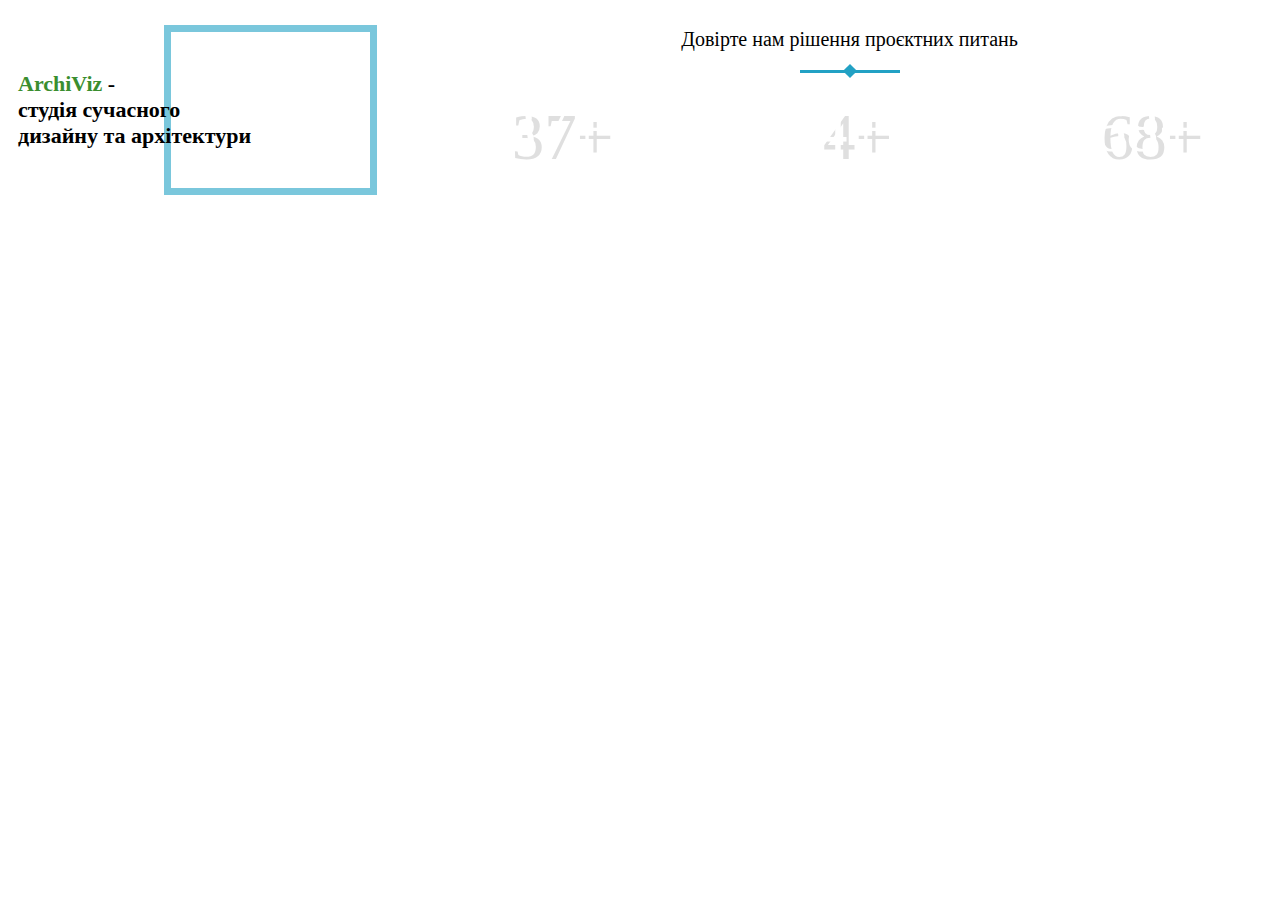
<file: animate_counter/index.html>
<!DOCTYPE html>
<html lang="en">
<head>
  <meta charset="UTF-8">
  <meta name="viewport" content="width=device-width, initial-scale=1.0">
  <link rel="stylesheet" href="style.css">
  <title>Document</title>
</head>
<body>
  <div class="addon">
    <div class="addon__inner">
      <h2 class="addon__title"><span>ArchiViz</span> - <br>студія сучасного <br> дизайну та архітектури</h2>
      <div class="addon__contnet">
        <p class="addon__contnet-title">Довірте нам рішення проєктних питань</p>
        <div class="addon__template" data-addon-counter>
          <div class="addon__item">
            <div class="addon__number" data-addon-num="110" id="out1">0</div>
            <p class="addon__number-title">виконаних проєктів</p>
          </div>
          <div class="addon__item">
            <div class="addon__number" data-addon-num="12"></div>
            <p class="addon__number-title">років успішної роботи</p>
          </div>
          <div class="addon__item">
            <div class="addon__number" data-addon-num="200">0</div>
            <p class="addon__number-title">задоволених замовників</p>
          </div>
        </div>
      </div>
    </div>
  </div>
  <script src="script.js"></script>
</body>
</html>
</file>
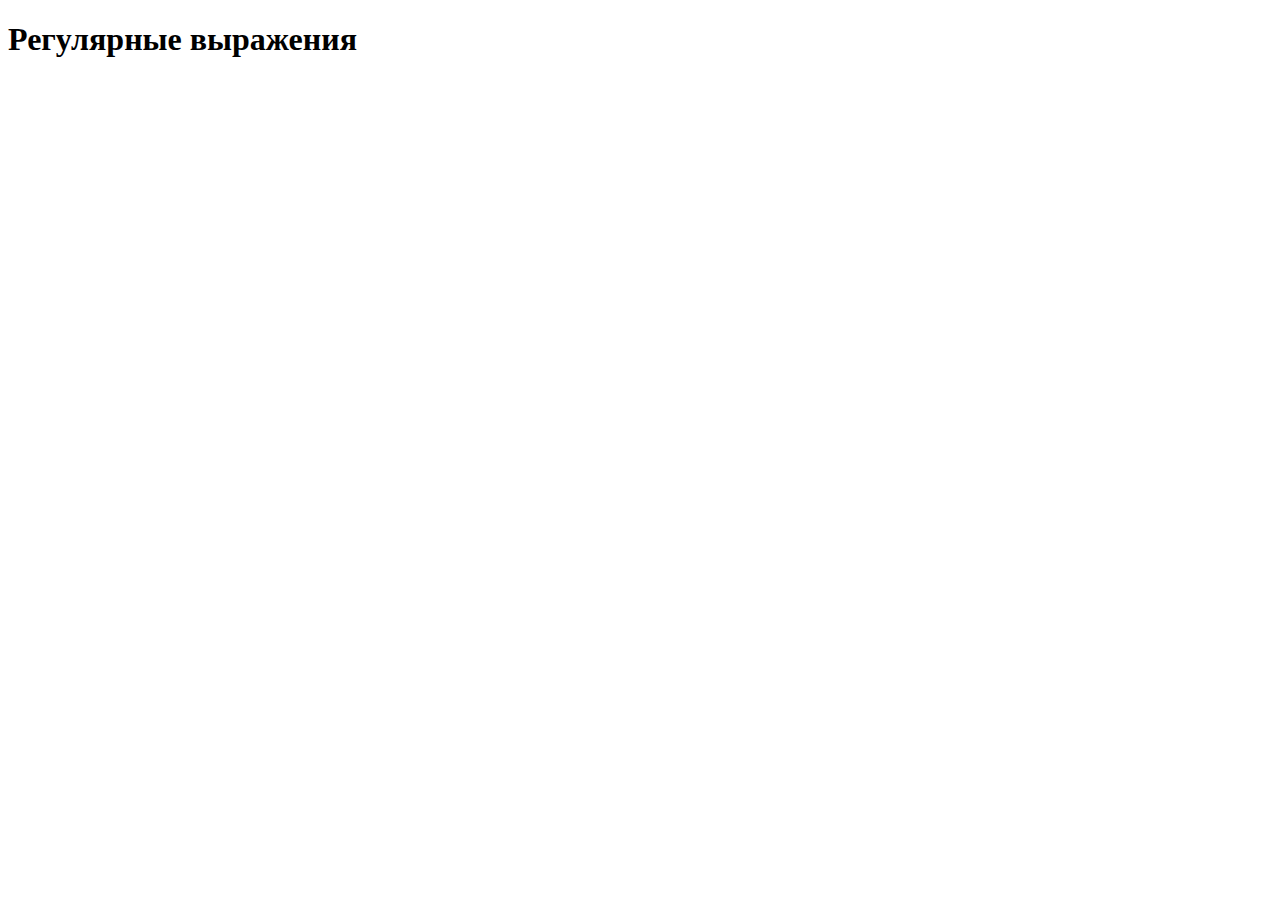
<file: regular_expressions/index.html>
<!DOCTYPE html>
<html lang="en">
<head>
  <meta charset="UTF-8">
  <meta name="viewport" content="width=device-width, initial-scale=1.0">
  <title>Document</title>
</head>
<body>
  <h1>Регулярные выражения</h1>

  <script src="script.js"></script>
</body>
</html>
</file>
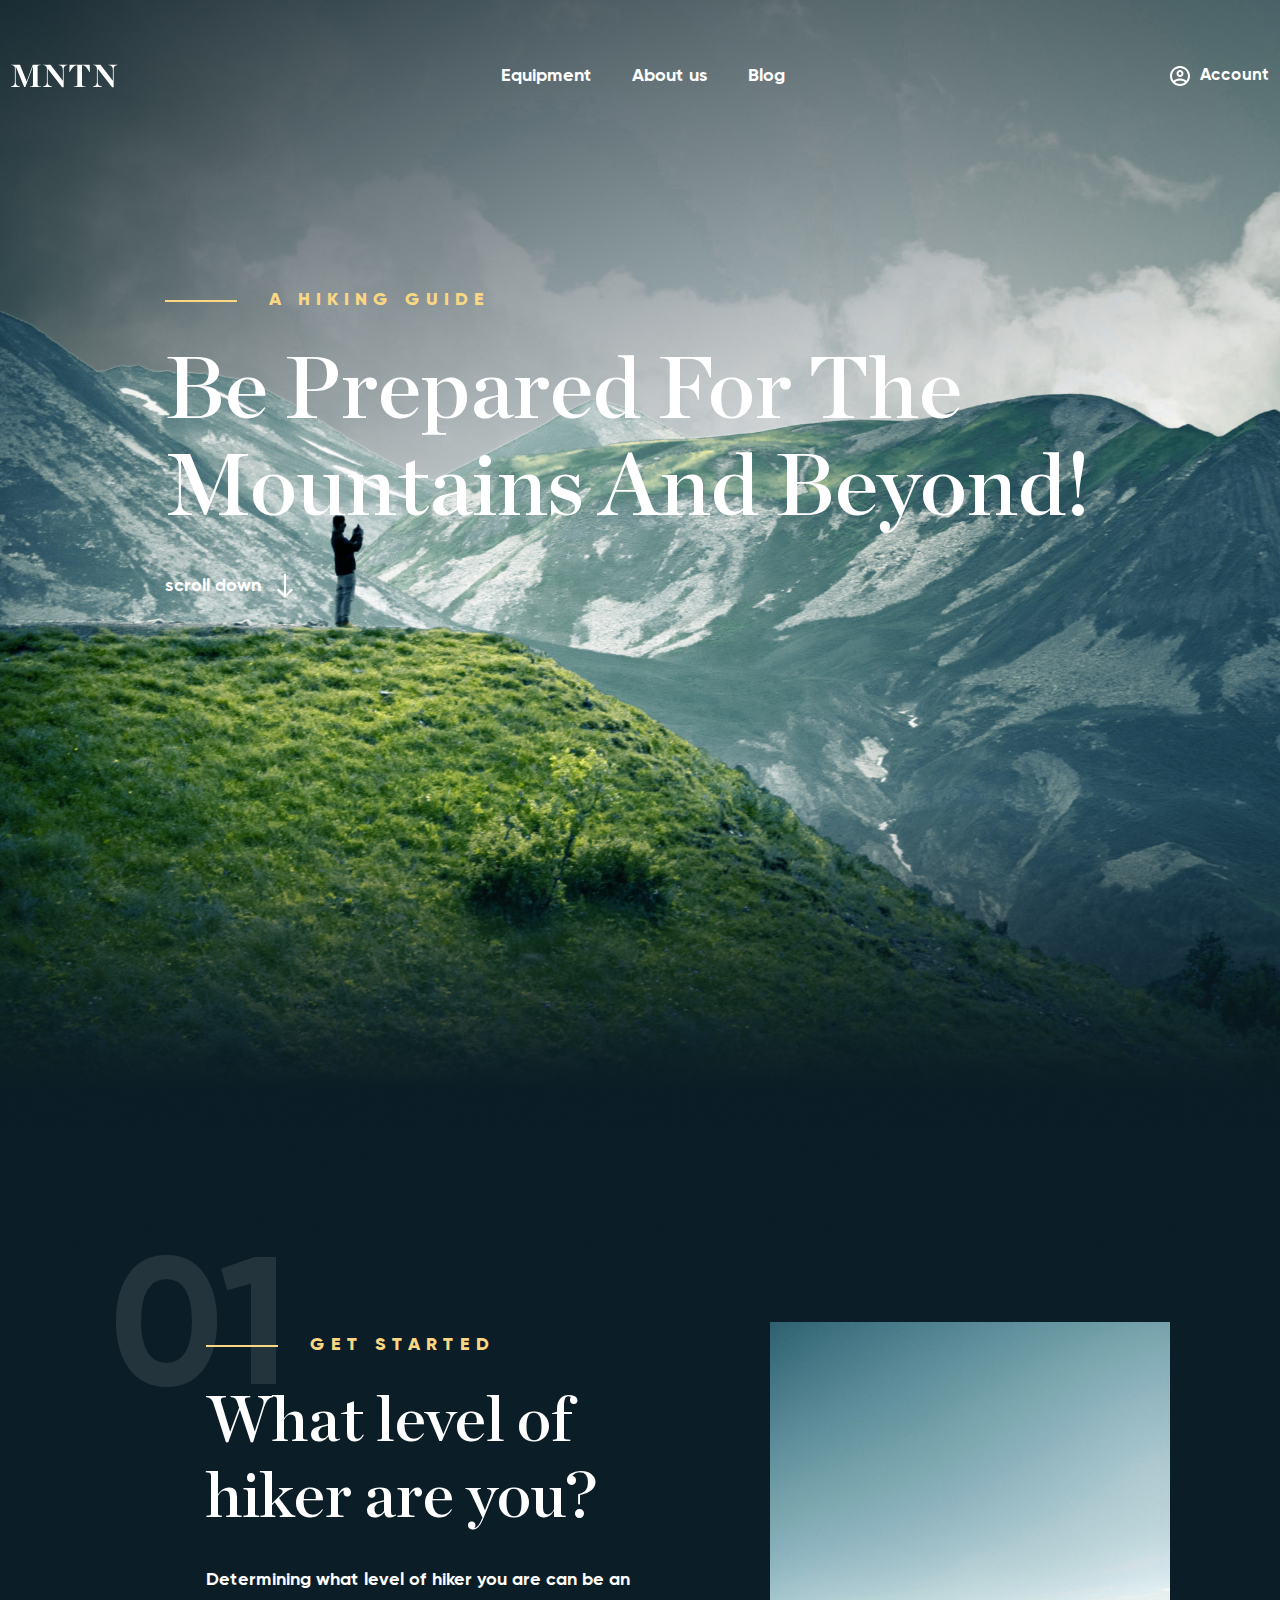
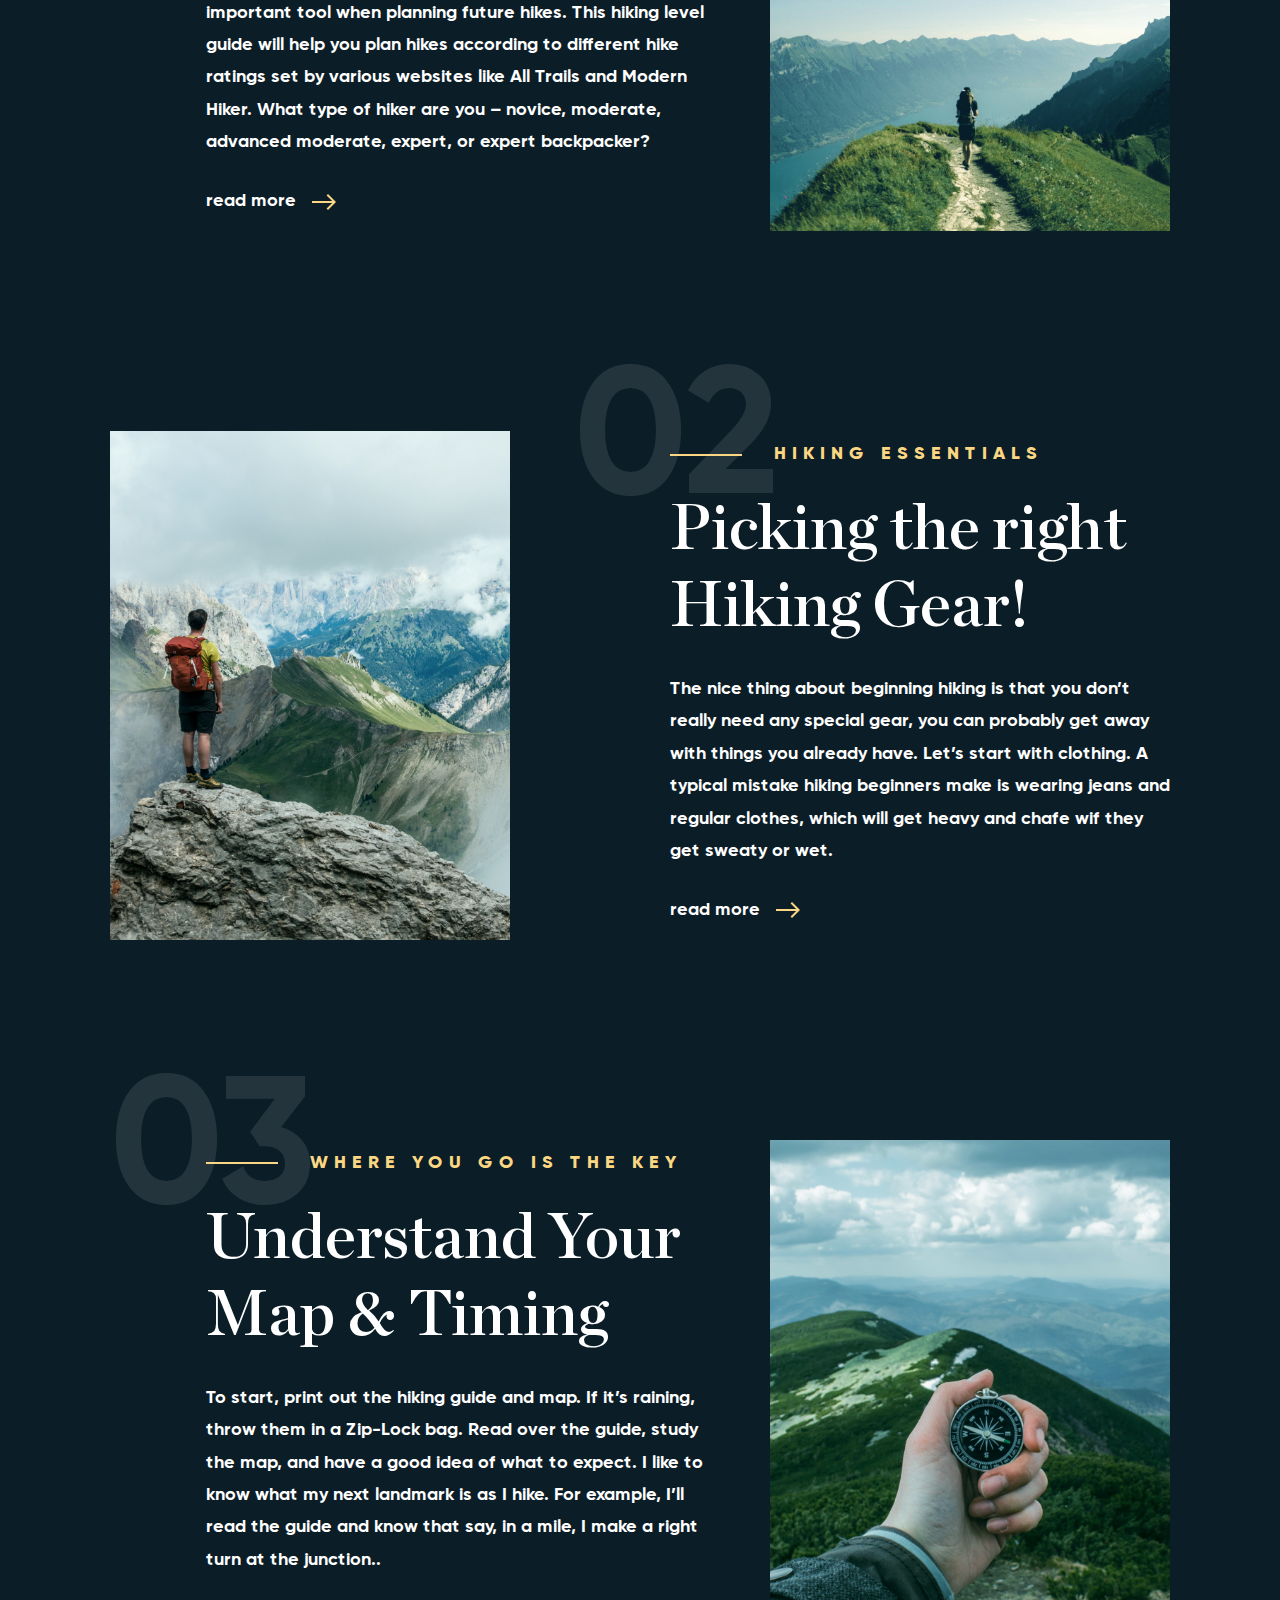
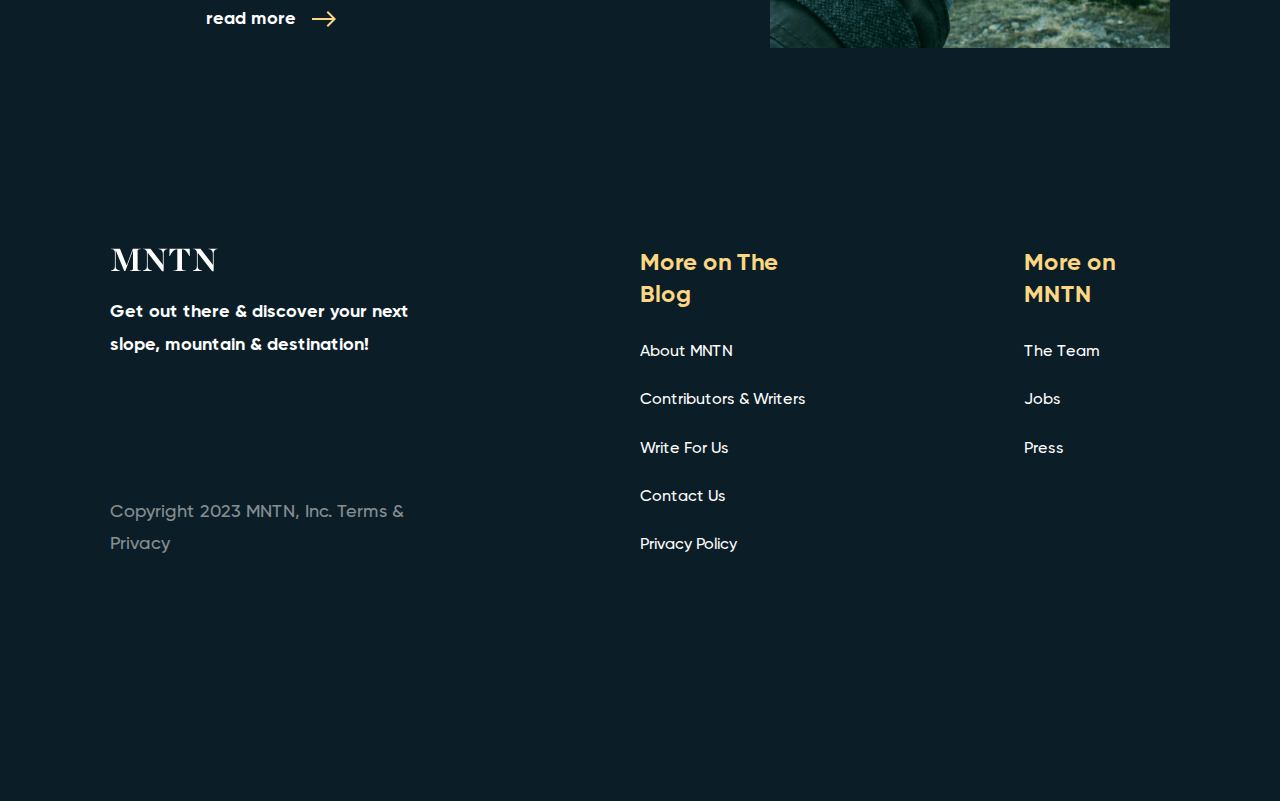
<file: scroll_navigation/index.html>
<!DOCTYPE html>
<html lang="en">

<head>
  <meta charset="UTF-8">
  <meta name="viewport" content="width=device-width, initial-scale=1.0">
  <title>Document</title>
  <link rel="stylesheet" href="css/style.css">
</head>
<body>
  <div class="wrapper" style="background-image: url('./images/wrapper-bg.jpg');">
    <header class="header" id="slide-0">
      <a class="logo" href="#">
        <img class="logo-img" src="./images/logo.svg" alt="logo">
      </a>
      <nav class="menu">
        <button class="menu__btn">
          <span></span>
          <span></span>
          <span></span>
        </button>
        <ul class="menu__list">
          <li class="menu__list-item">
            <a href="#" class="menu__list-link">Equipment</a>
          </li>
          <li class="menu__list-item">
            <a href="#" class="menu__list-link">About us</a>
          </li>
          <li class="menu__list-item">
            <a href="#" class="menu__list-link">Blog</a>
          </li>
        </ul>
      </nav>
      <a class="account" href="#">
        <img src="./images/account.svg" alt="">
        Account
      </a>
    </header>
    <main class="main">
      <div class="social">
        <p class="social__text">Follow us</p>
        <a href="#">
          <img src="./images/instagram.svg" alt="">
        </a>
        <a href="#">
          <img src="./images/twitter.svg" alt="">
        </a>
      </div>
      <ul class="site-list"> 
        <li class="site-list__item site-list__item--active">
          <a href="#slide-0" class="site-list__link">Start</a>
        </li>
        <li class="site-list__item">
          <a href="#slide-1" class="site-list__link">01</a>
        </li>
        <li class="site-list__item">
          <a href="#slide-2" class="site-list__link">02</a>
        </li>
        <li class="site-list__item">
          <a href="#slide-3" class="site-list__link">03</a>
        </li>
      </ul>
      <section class="content">
        <div class="content__top">
          <p class="pre-title">A Hiking guide</p>
          <h1 class="title">Be prepared for the Mountains and beyond!</h1>
          <a href="#" class="scroll">scroll down
            <img src="./images/arrow_down.svg" alt="">
          </a>
        </div>
        <ul class="list">
          <li class="list__item" id="slide-1">
            <div class="list__item-box">
              <p class="pre-title">GEt Started</p>
              <h2 class="list__item-title">
                What level of hiker are you?
              </h2>
              <p class="list__item-text">
                Determining what level of hiker you are can be an important tool when planning future hikes. This hiking level guide
                will help you plan hikes according to different hike ratings set by various websites like All Trails and Modern Hiker.
                What type of hiker are you – novice, moderate, advanced moderate, expert, or expert backpacker?
              </p>
              <a href="#" class="list__item-link">read more
                <img src="./images/arrow-right.svg" alt="">
              </a>
            </div>
            <img class="list__item-img" src="./images/item-1.jpg" alt="">
          </li>
          <li class="list__item" id="slide-2">
            <div class="list__item-box">
              <p class="pre-title">Hiking Essentials</p>
              <h2 class="list__item-title">
                Picking the right Hiking Gear!
              </h2>
              <p class="list__item-text">
                The nice thing about beginning hiking is that you don’t really need any special gear, you can probably get away with
                things you already have.
                Let’s start with clothing. A typical mistake hiking beginners make is wearing jeans and regular clothes, which will get
                heavy and chafe wif they get sweaty or wet.
              </p>
              <a href="#" class="list__item-link">read more
                <img src="./images/arrow-right.svg" alt="">
              </a>
            </div>
            <img class="list__item-img" src="./images/item-2.jpg" alt="">
          </li>
          <li class="list__item" id="slide-3">
            <div class="list__item-box">
              <p class="pre-title">where you go is the key</p>
              <h2 class="list__item-title">
                Understand Your Map & Timing
              </h2>
              <p class="list__item-text">
                To start, print out the hiking guide and map. If it’s raining, throw them in a Zip-Lock bag. Read over the guide, study
                the map, and have a good idea of what to expect. I like to know what my next landmark is as I hike. For example, I’ll
                read the guide and know that say, in a mile, I make a right turn at the junction..
              </p>
              <a href="#" class="list__item-link">read more
                <img src="./images/arrow-right.svg" alt="">
              </a>
            </div>
            <img class="list__item-img" src="./images/item-3.jpg" alt="">
          </li>
        </ul>
      </section>
    </main>
    <footer class="footer">
      <div class="footer__main">
        <a class="logo" href="#">
          <img class="logo-img" src="./images/logo.svg" alt="logo">
        </a>
        <p class="footer__text">
          Get out there & discover your next slope, mountain & destination!
        </p>
        <p class="copy">
          Copyright 2023 MNTN, Inc. Terms & Privacy
        </p>
      </div>
      <div class="footer__item">
        <h4 class="footer__item-title">More on The Blog</h4>
        <ul class="footer__list">
          <li class="footer__list-item">
            <a href="#" class="footer__list-link">About MNTN</a>
          </li>
          <li class="footer__list-item">
            <a href="#" class="footer__list-link">Contributors & Writers</a>
          </li>
          <li class="footer__list-item">
            <a href="#" class="footer__list-link">Write For Us</a>
          </li>
          <li class="footer__list-item">
            <a href="#" class="footer__list-link">Contact Us</a>
          </li>
          <li class="footer__list-item">
            <a href="#" class="footer__list-link">Privacy Policy</a>
          </li>
        </ul>
      </div>
      <div class="footer__item">
        <h4 class="footer__item-title">More on MNTN</h4>
        <ul class="footer__list">
          <li class="footer__list-item">
            <a href="#" class="footer__list-link">The Team</a>
          </li>
          <li class="footer__list-item">
            <a href="#" class="footer__list-link">Jobs</a>
          </li>
          <li class="footer__list-item">
            <a href="#" class="footer__list-link">Press</a>
          </li>
        </ul>
      </div>
    </footer>
  </div>
  <script src="./js/main.js"></script>
</body>

</html>
</file>
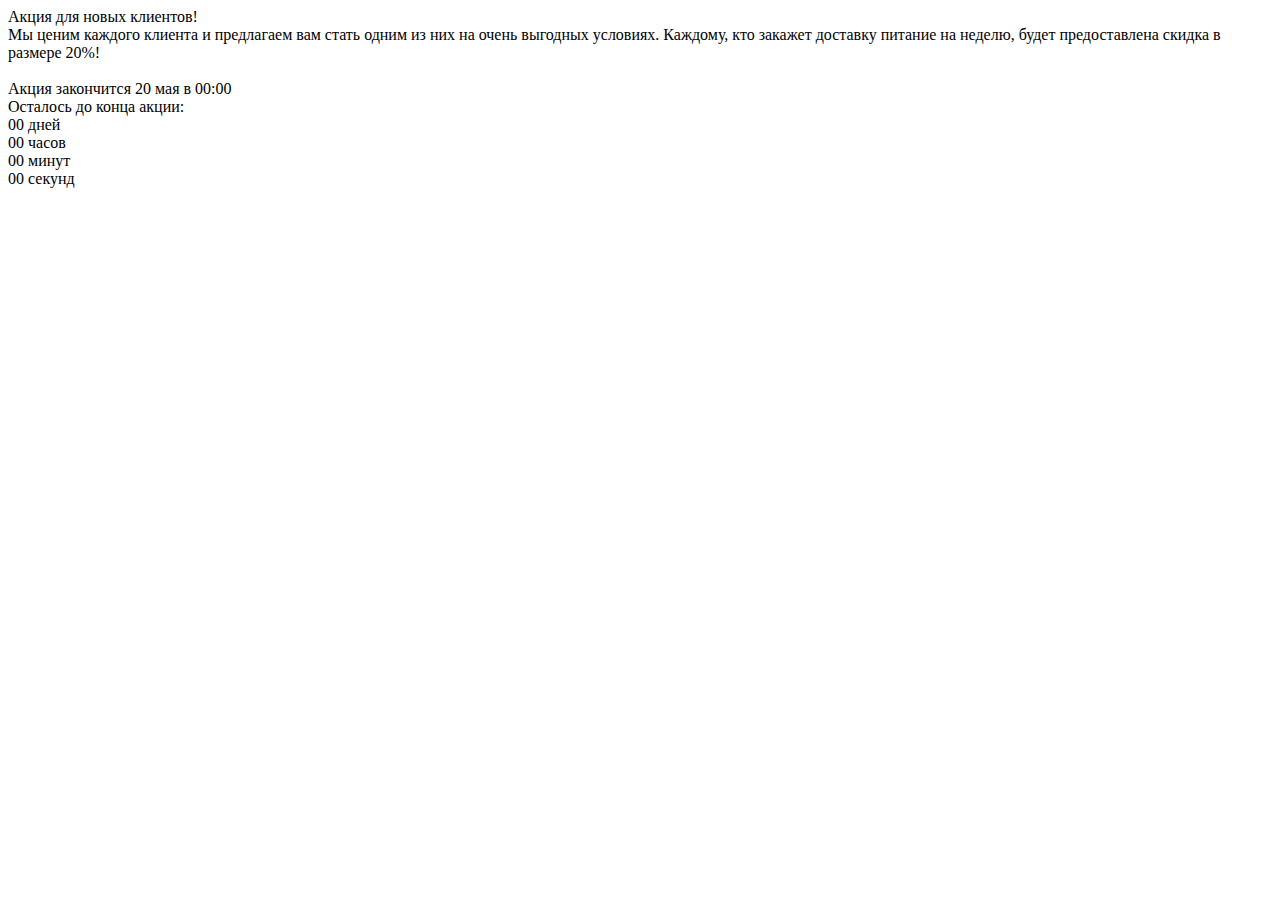
<file: timer/index.html>
<!DOCTYPE html>
<html lang="en">
<head>
  <meta charset="UTF-8">
  <meta name="viewport" content="width=device-width, initial-scale=1.0">
  <title>Document</title>
</head>
<body>
  <div class="promotion">
    <div class="bgc_y"></div>
    <div class="container">
      <div class="promotion__text">
        <div class="title">Акция для новых клиентов!</div>
        <div class="promotion__descr">
          Мы ценим каждого клиента и предлагаем вам стать одним из них на очень выгодных условиях.
          Каждому, кто закажет доставку питание на неделю, будет предоставлена скидка в размере <span>20%!</span>
          <br><br>
          Акция закончится 20 мая в 00:00
        </div>
      </div>
      <div class="promotion__timer">
        <div class="title">Осталось до конца акции:</div>
        <div class="timer">
          <div class="timer__block">
            <span id="days">12</span>
            дней
          </div>
          <div class="timer__block">
            <span id="hours">20</span>
            часов
          </div>
          <div class="timer__block">
            <span id="minutes">56</span>
            минут
          </div>
          <div class="timer__block">
            <span id="seconds">20</span>
            секунд
          </div>
        </div>
      </div>
    </div>
  </div>
  <script src="script.js"></script>
</body>
</html>
</file>
<file: animate_counter/style.css>
.addon__inner {
  display: -webkit-box;
  display: -ms-flexbox;
  display: flex;
  -webkit-box-pack: justify;
  -ms-flex-pack: justify;
  justify-content: space-between;
  -webkit-box-align: center;
  -ms-flex-align: center;
  align-items: center
}

.addon__title {
  font-size: 22px;
  -webkit-box-flex: 0;
  -ms-flex: 0 0 30%;
  flex: 0 0 30%;
  position: relative;
  z-index: 0;
  padding: 0 10px
}

.addon__title::after {
  position: absolute;
  content: '';
  width: 50%;
  height: 200%;
  border: 7px solid rgba(34, 161, 196, 0.6);
  top: 50%;
  -webkit-transform: translateY(-50%);
  transform: translateY(-50%);
  right: 30px;
  z-index: -1
}

.addon__title span {
  color: #3a8e2f
}

.addon__contnet {
  -webkit-box-flex: 0;
  -ms-flex: 0 0 70%;
  flex: 0 0 70%
}

.addon__contnet-title {
  font-size: 20px;
  margin-bottom: 20px;
  text-align: center;
  padding-bottom: 20px;
  position: relative;
  border-bottom: 1px solid #fff
}

.addon__contnet-title::before {
  position: absolute;
  content: '';
  background-color: #22a1c4;
  width: 100px;
  height: 3px;
  bottom: -2px;
  left: 50%;
  -webkit-transform: translateX(-50%);
  transform: translateX(-50%)
}

.addon__contnet-title::after {
  position: absolute;
  content: '';
  width: 10px;
  height: 10px;
  background-color: #22a1c4;
  left: 50%;
  bottom: -5px;
  -webkit-transform: translateX(-50%) rotate(45deg);
  transform: translateX(-50%) rotate(45deg)
}

.addon__template {
  display: -webkit-box;
  display: -ms-flexbox;
  display: flex;
  -webkit-box-pack: justify;
  -ms-flex-pack: justify;
  justify-content: space-between
}

.addon__item {
  display: -webkit-box;
  display: -ms-flexbox;
  display: flex;
  -webkit-box-orient: vertical;
  -webkit-box-direction: normal;
  -ms-flex-direction: column;
  flex-direction: column;
  -webkit-box-align: center;
  -ms-flex-align: center;
  align-items: center;
  color: #fff;
  text-align: center;
  max-width: 33%;
  width: 100%;
  padding: 0 10px
}

.addon__number {
  font-size: 65px;
  text-shadow: 8px 8px 0px rgba(150, 150, 150, 0.3)
}

.addon__number::after {
  content: '+';
  font-size: 65px;
  color: #fff;
  text-shadow: 8px 8px 0px rgba(150, 150, 150, 0.3);
  -webkit-transform: translateY(50%);
  transform: translateY(50%)
}

.addon__number-title {
  font-size: 14px
}
</file>
<file: scroll_navigation/css/style.css>
body{font-family:'Gilroy-Bold';font-weight:700}.pre-title{font-family:'Gilroy-Extrabold';font-weight:800}.footer__list-item,.copy{font-family:'Gilroy-Medium';font-weight:500}.title,.list__item-title{font-family:'Chronicle-Display-Semibold';font-weight:600}.pre-title{text-transform:uppercase}@font-face{font-family:'Gilroy-Bold';font-weight:700;font-style:normal;src:local("Gilroy-Bold"),url("../fonts/Gilroy-Bold.woff2") format("woff2"),url("../fonts/Gilroy-Bold.woff") format("woff");font-display:swap}@font-face{font-family:'Gilroy-Extrabold';font-weight:800;font-style:normal;src:local("Gilroy-Extrabold"),url("../fonts/Gilroy-Extrabold.woff2") format("woff2"),url("../fonts/Gilroy-Extrabold.woff") format("woff");font-display:swap}@font-face{font-family:'Gilroy-Extrabold';font-weight:800;font-style:normal;src:local("Gilroy-Extrabold"),url("../fonts/Gilroy-Extrabold.woff2") format("woff2"),url("../fonts/Gilroy-Extrabold.woff") format("woff");font-display:swap}@font-face{font-family:'Gilroy-Medium';font-weight:500;font-style:normal;src:local("Gilroy-Medium"),url("../fonts/Gilroy-Medium.woff2") format("woff2"),url("../fonts/Gilroy-Medium.woff") format("woff");font-display:swap}@font-face{font-family:'Chronicle-Display-Semibold';font-weight:600;font-style:normal;src:local("Chronicle-Display-Semibold"),url("../fonts/Chronicle-Display-Semibold.woff2") format("woff2"),url("../fonts/Chronicle-Display-Semibold.woff") format("woff");font-display:swap}html{-webkit-box-sizing:border-box;box-sizing:border-box}*,*::after,*::before{-webkit-box-sizing:inherit;box-sizing:inherit}ul[class],ol[class]{padding:0}body,h1,h2,h3,h4,h5,h6,p,ul[class],ol[class],li,figure,figcaption,blockquote,dl,dd{margin:0}ul[class]{list-style:none}img{max-width:100%;display:block}input,button,textarea,select{font:inherit}button{-webkit-tap-highlight-color:transparent}a{text-decoration:none}html,body{height:100%;position:relative}body{display:-webkit-box;display:-ms-flexbox;display:flex;-webkit-box-orient:vertical;-webkit-box-direction:normal;-ms-flex-direction:column;flex-direction:column;font-size:18px;line-height:1.8;color:#fff;background-color:#0B1D26}body.lock{overflow:hidden}.main{-webkit-box-flex:1;-ms-flex-positive:1;flex-grow:1}.container-L{max-width:1780px;width:100%;padding:0 10px;margin:0 auto}.wrapper{background-repeat:no-repeat;background-position:top center;background-size:contain}.header{max-width:1780px;margin:0 auto 198px;padding:60px 10px 0;display:-webkit-box;display:-ms-flexbox;display:flex;-webkit-box-pack:justify;-ms-flex-pack:justify;justify-content:space-between;-webkit-box-align:center;-ms-flex-align:center;align-items:center}.menu__btn{display:none}.menu__list{display:-webkit-box;display:-ms-flexbox;display:flex;gap:40px}.menu__list-link{line-height:1.2;color:#fff}.social{display:-webkit-box;display:-ms-flexbox;display:flex;-webkit-box-orient:vertical;-webkit-box-direction:normal;-ms-flex-direction:column;flex-direction:column;-webkit-box-align:center;-ms-flex-align:center;align-items:center;gap:24px;position:fixed;top:50%;left:80px;-webkit-transform:translateY(-50%);transform:translateY(-50%)}.social__text{font-size:18px;-webkit-writing-mode:sideways-rl;-ms-writing-mode:sideways-rl;writing-mode:sideways-rl}.site-list{position:fixed;top:50%;right:80px;-webkit-transform:translateY(-50%);transform:translateY(-50%);text-align:right}.site-list__item{padding:16px 32px 16px 0;border-right:3px solid rgba(255,255,255,0.5);-webkit-transition:border-color .5s;transition:border-color .5s}.site-list__item--active{border-right:3px solid #fff}.site-list__link{color:inherit;display:-webkit-box;display:-ms-flexbox;display:flex}.account{font-size:17px;display:-webkit-box;display:-ms-flexbox;display:flex;-webkit-box-align:center;-ms-flex-align:center;align-items:center;gap:8px;color:#fff}.content{max-width:1480px;padding:0 10px;margin:0 auto 200px}.content__top{max-width:950px;margin:0 auto 720px}.pre-title{line-height:1.2;letter-spacing:6px;color:#FBD784;position:relative;padding-left:104px}.pre-title::before{content:'';position:absolute;left:0;top:50%;-webkit-transform:translateY(-50%);transform:translateY(-50%);background-color:#FBD784;width:72px;height:2px}.title{font-size:88px;line-height:1.1;text-transform:capitalize;margin-bottom:32px;padding-top:32px}.scroll{color:inherit;display:-webkit-inline-box;display:-ms-inline-flexbox;display:inline-flex;-webkit-box-align:center;-ms-flex-align:center;align-items:center;gap:16px}.list{counter-reset:number}.list__item{display:-webkit-box;display:-ms-flexbox;display:flex;-webkit-box-align:center;-ms-flex-align:center;align-items:center;gap:114px;margin-bottom:200px}.list__item:nth-child(even) .list__item-box{-webkit-box-ordinal-group:2;-ms-flex-order:1;order:1}.list__item:nth-child(n+10) .list__item-box::before{content:counter(number)}.list__item-box{padding-left:150px;position:relative}.list__item-box::before{position:absolute;content:"0" counter(number);counter-increment:number;font-size:240px;line-height:1;opacity:.1;left:0;top:0;-webkit-transform:translateY(-50%);transform:translateY(-50%)}.list__item-title{max-width:555px;margin:27px 0;font-size:64px;line-height:1.2}.list__item-text{margin-bottom:27px}.list__item-link{color:inherit;display:-webkit-inline-box;display:-ms-inline-flexbox;display:inline-flex;-webkit-box-align:center;-ms-flex-align:center;align-items:center;gap:16px}.footer{max-width:1480px;padding:0 10px;margin:0 auto 240px;display:-webkit-box;display:-ms-flexbox;display:flex;gap:212px}.footer__main{max-width:400px;display:-webkit-box;display:-ms-flexbox;display:flex;-webkit-box-orient:vertical;-webkit-box-direction:normal;-ms-flex-direction:column;flex-direction:column;gap:24px;margin-right:auto}.footer__text{max-width:300px}.footer__item-title{font-size:24px;line-height:1.3;color:#FBD784;margin:0 0 24px}.footer__list-item+.footer__list-item{padding-top:16px}.footer__list-link{font-size:16px;color:inherit}.copy{margin-top:auto;opacity:.5}@media (max-width: 1800px){.social{left:20px}.site-list{right:20px}.content,.footer{max-width:1080px}.list__item{gap:64px}.list__item-img{max-width:400px}.list__item-box{padding-left:96px}.list__item-box::before{font-size:180px}}@media (max-width: 1280px){.site-list,.social{display:none}}@media (max-width: 975px){.title{font-size:42px}.list__item{gap:30px;margin-bottom:100px}.list__item-box{padding-left:40px}.list__item-box::before{font-size:120px}.footer{margin-bottom:140px}.content{margin-bottom:100px}}@media (max-width: 975px){.content__top{display:block}.list__item{display:block}.list__item-box{margin-bottom:30px}.list__item-img{max-width:100%;width:100%;max-height:500px;-o-object-fit:cover;object-fit:cover}.footer{-ms-flex-wrap:wrap;flex-wrap:wrap}.footer__main{width:100%}.footer__text{max-width:100%}}@media (max-width: 600px){.menu{-webkit-box-ordinal-group:2;-ms-flex-order:1;order:1}.menu__btn{display:-webkit-box;display:-ms-flexbox;display:flex;-webkit-box-orient:vertical;-webkit-box-direction:normal;-ms-flex-direction:column;flex-direction:column;-webkit-box-pack:center;-ms-flex-pack:center;justify-content:center;-webkit-box-align:center;-ms-flex-align:center;align-items:center;height:40px;gap:5px;background-color:transparent;border:none;padding:0}.menu__btn span{width:40px;height:3px;background-color:#fff;z-index:2;position:relative}.menu__list{-webkit-box-orient:vertical;-webkit-box-direction:normal;-ms-flex-direction:column;flex-direction:column;-webkit-box-align:center;-ms-flex-align:center;align-items:center;-webkit-box-pack:center;-ms-flex-pack:center;justify-content:center;padding-top:160px;background-color:#0B1D26;position:absolute;top:0;right:0;bottom:0;left:0;z-index:1;-webkit-transform:translateY(-200%);transform:translateY(-200%);-webkit-transition:-webkit-transform .5s;transition:-webkit-transform .5s;transition:transform .5s;transition:transform .5s, -webkit-transform .5s}.menu__list--open{-webkit-transform:translateY(0);transform:translateY(0)}}@media (max-width: 500px){.pre-title{padding-left:60px}.pre-title::before{width:40px}.content__top{margin-bottom:80px}.list__item-box{padding-left:24px}.list__item-box::before{font-size:70px;-webkit-transform:translateY(-30%);transform:translateY(-30%)}.list__item-title{margin:15px 0;font-size:40px}}

/*# sourceMappingURL=style.css.map */
</file>
